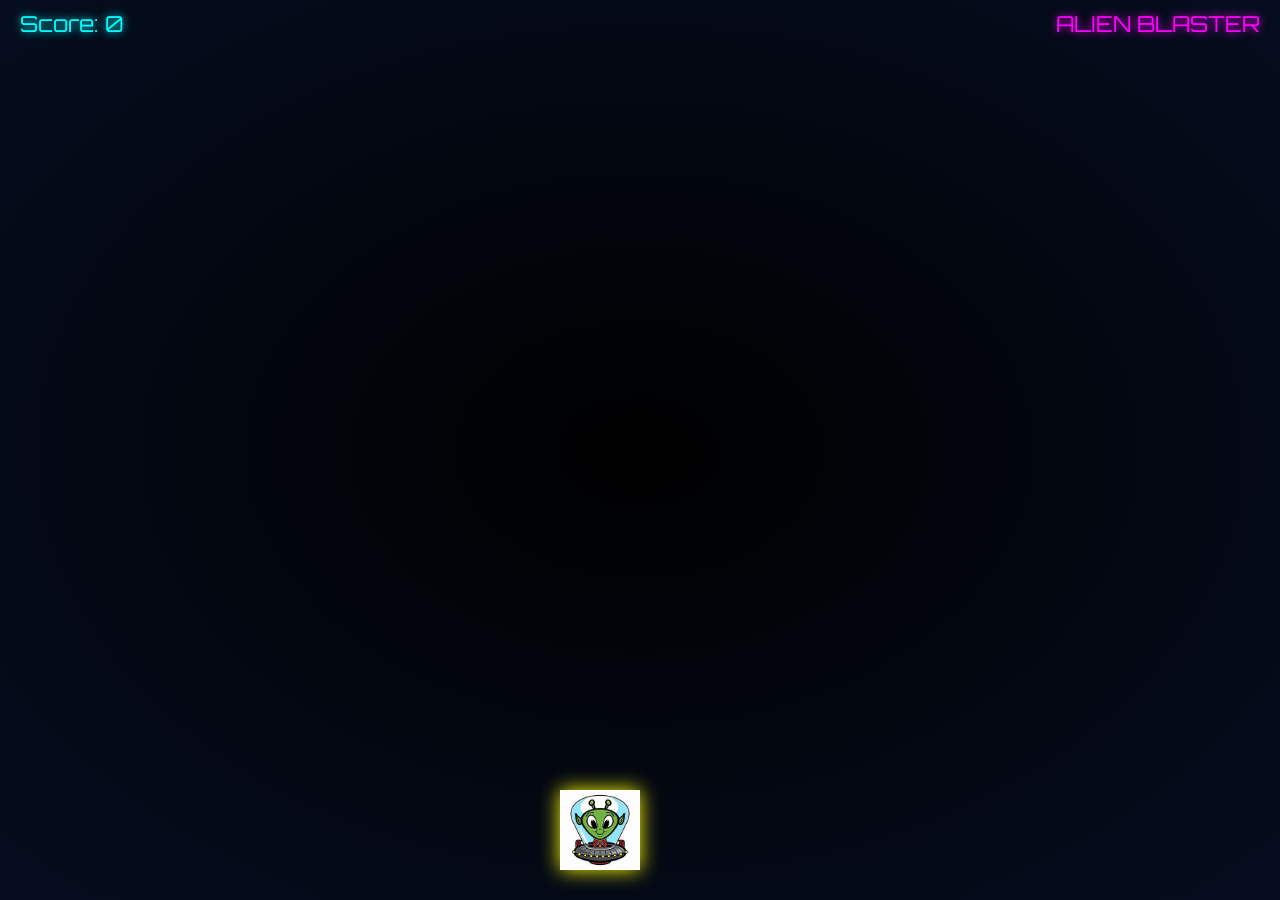
<file: alien/index.html>
<!DOCTYPE html>
<html lang="en">
<head>
  <meta charset="UTF-8" />
  <title>Alien Blaster</title>
  <style>
    * {
      margin: 0;
      padding: 0;
      box-sizing: border-box;
    }

    body {
      background: radial-gradient(ellipse at center, #000 0%, #050d1f 100%);
      font-family: 'Orbitron', sans-serif;
      overflow: hidden;
      color: #fff;
    }

    #gameArea {
      position: relative;
      width: 100vw;
      height: 100vh;
      overflow: hidden;
    }

    #player {
      position: absolute;
      bottom: 30px;
      left: 50%;
      transform: translateX(-50%);
      width: 80px;
      height: 80px;
      background: url('car.jpg.jpg') no-repeat center/cover;
      filter: drop-shadow(0 0 10px yellow);
    }

    .laser {
      position: absolute;
      width: 4px;
      height: 20px;
      background: linear-gradient(to top, red, orange);
      box-shadow: 0 0 8px red;
      border-radius: 2px;
    }

    .alien {
      position: absolute;
      width: 35px;
      height: 35px;
      background: url('https://i.imgur.com/ZkL1MNd.png') no-repeat center/cover;
      filter: drop-shadow(0 0 5px lime);
    }

    .explosion {
      position: absolute;
      width: 40px;
      height: 40px;
      background: url('https://i.imgur.com/Z5sOQ8b.gif') no-repeat center/cover;
      pointer-events: none;
      animation: fadeOut 0.4s ease-out forwards;
    }

    @keyframes fadeOut {
      to {
        opacity: 0;
        transform: scale(1.8);
      }
    }

    #score {
      position: absolute;
      top: 10px;
      left: 20px;
      font-size: 22px;
      color: #0ff;
      text-shadow: 0 0 8px #0ff;
    }

    #title {
      position: absolute;
      top: 10px;
      right: 20px;
      font-size: 22px;
      color: #f0f;
      text-shadow: 0 0 8px #f0f;
    }
  </style>
  <link href="https://fonts.googleapis.com/css2?family=Orbitron:wght@600&display=swap" rel="stylesheet">
</head>
<body>

<div id="gameArea">
  <div id="player"></div>
  <div id="score">Score: 0</div>
  <div id="title">ALIEN BLASTER</div>
</div>

<script>
  const gameArea = document.getElementById('gameArea');
  const player = document.getElementById('player');
  const scoreDisplay = document.getElementById('score');
  let score = 0;

  let playerX = window.innerWidth / 2 - 40;
  player.style.left = playerX + 'px';

  document.addEventListener('keydown', (e) => {
    if (e.key === 'ArrowLeft' && playerX > 0) {
      playerX -= 20;
    } else if (e.key === 'ArrowRight' && playerX < window.innerWidth - 80) {
      playerX += 20;
    } else if (e.key === ' ') {
      fireLaser();
    }
    player.style.left = playerX + 'px';
  });

  document.addEventListener('click', fireLaser);

  function fireLaser() {
    const laser = document.createElement('div');
    laser.classList.add('laser');
    laser.style.left = (playerX + 38) + 'px';
    laser.style.bottom = '90px';
    gameArea.appendChild(laser);

    let interval = setInterval(() => {
      let bottom = parseInt(laser.style.bottom);
      laser.style.bottom = (bottom + 15) + 'px';

      if (bottom > window.innerHeight) {
        clearInterval(interval);
        laser.remove();
      }

      document.querySelectorAll('.alien').forEach(alien => {
        let alienRect = alien.getBoundingClientRect();
        let laserRect = laser.getBoundingClientRect();

        if (
          laserRect.left < alienRect.right &&
          laserRect.right > alienRect.left &&
          laserRect.top < alienRect.bottom &&
          laserRect.bottom > alienRect.top
        ) {
          createExplosion(alien.offsetLeft, alien.offsetTop);
          alien.remove();
          laser.remove();
          clearInterval(interval);
          score++;
          scoreDisplay.textContent = "Score: " + score;
        }
      });
    }, 20);
  }

  function createExplosion(x, y) {
    const boom = document.createElement('div');
    boom.classList.add('explosion');
    boom.style.left = x + 'px';
    boom.style.top = y + 'px';
    gameArea.appendChild(boom);
    setTimeout(() => boom.remove(), 400);
  }

  function spawnAlien() {
    const alien = document.createElement('div');
    alien.classList.add('alien');
    alien.style.left = Math.random() * (window.innerWidth - 35) + 'px';
    alien.style.top = '0px';
    gameArea.appendChild(alien);

    let fallInterval = setInterval(() => {
      let top = parseInt(alien.style.top);
      alien.style.top = (top + 2) + 'px';

      if (top > window.innerHeight) {
        clearInterval(fallInterval);
        alien.remove();
      }
    }, 30);
  }

  setInterval(spawnAlien, 800);
</script>

</body>
</html>
</file>
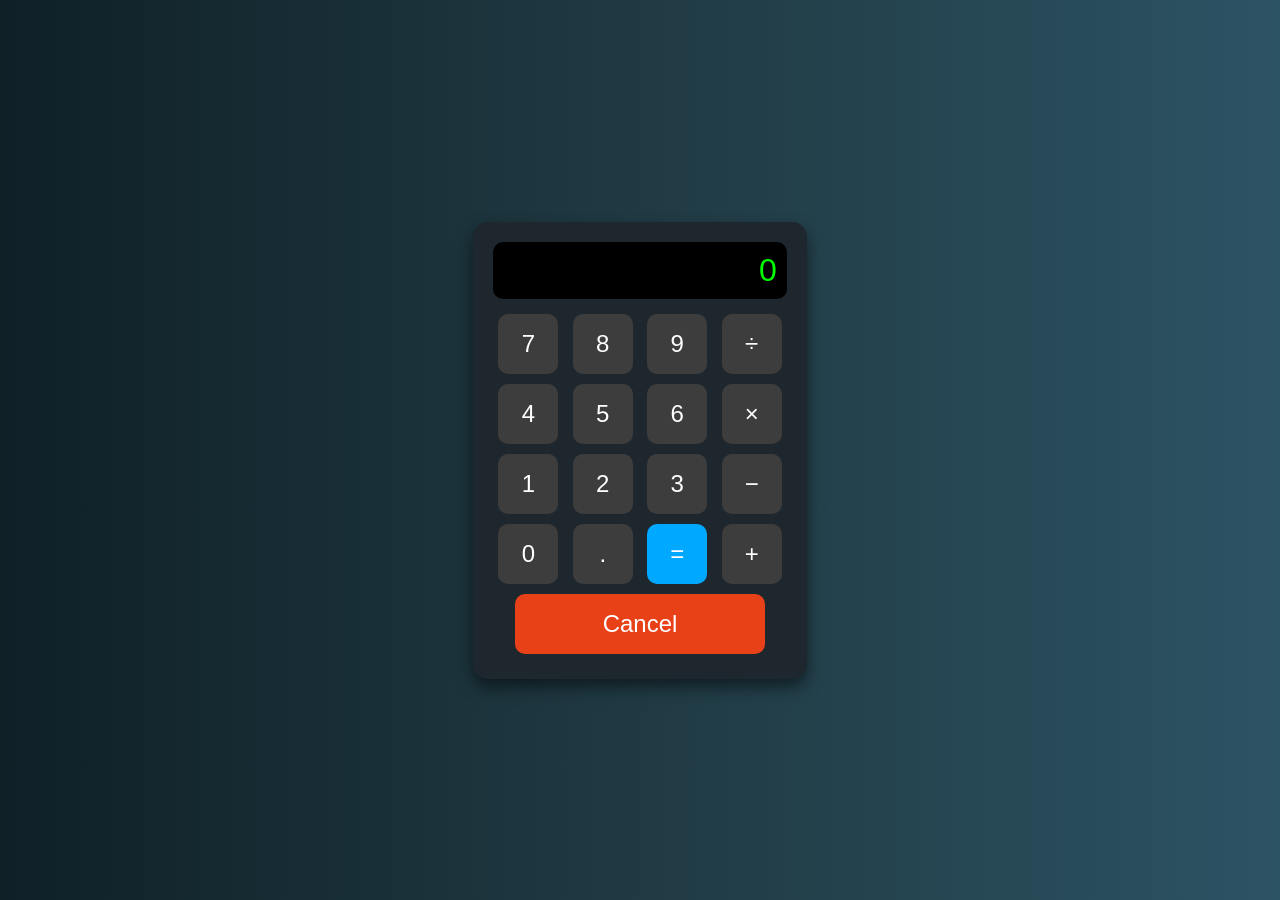
<file: calculator/index.html>
<!DOCTYPE html>
<html lang="en">
<head>
  <meta charset="UTF-8">
  <title>Cool Calculator</title>
  <style>
    body {
      font-family: 'Orbitron', sans-serif;
      background: linear-gradient(to right, #0f2027, #203a43, #2c5364);
      display: flex;
      justify-content: center;
      align-items: center;
      height: 100vh;
      margin: 0;
    }

    .calculator {
      background: #1e272e;
      padding: 20px;
      border-radius: 15px;
      box-shadow: 0 8px 16px rgba(0,0,0,0.5);
      text-align: center;
    }

    .display {
      background: #000;
      color: #0f0;
      font-size: 2em;
      padding: 10px;
      margin-bottom: 10px;
      border-radius: 10px;
      text-align: right;
    }

    .buttons button {
      width: 60px;
      height: 60px;
      margin: 5px;
      font-size: 1.5em;
      border: none;
      border-radius: 10px;
      background-color: #3d3d3d;
      color: white;
      cursor: pointer;
      transition: 0.2s;
    }

    .buttons button:hover {
      background-color: #575757;
    }

    .buttons .equal {
      background-color: #00a8ff;
      color: #fff;
    }

    .buttons .clear {
      background-color: #e84118;
    }
  </style>
</head>
<body>

  <div class="calculator">
    <div class="display" id="display">0</div>
    <div class="buttons">
      <button onclick="append('7')">7</button>
      <button onclick="append('8')">8</button>
      <button onclick="append('9')">9</button>
      <button onclick="append('/')">÷</button><br>

      <button onclick="append('4')">4</button>
      <button onclick="append('5')">5</button>
      <button onclick="append('6')">6</button>
      <button onclick="append('*')">×</button><br>

      <button onclick="append('1')">1</button>
      <button onclick="append('2')">2</button>
      <button onclick="append('3')">3</button>
      <button onclick="append('-')">−</button><br>

      <button onclick="append('0')">0</button>
      <button onclick="append('.')">.</button>
      <button onclick="calculate()" class="equal">=</button>
      <button onclick="append('+')">+</button><br>

      <button onclick="clearDisplay()" class="clear" style="width: 250px;">Cancel</button>
    </div>
  </div>

  <script>
    const display = document.getElementById('display');

    function append(value) {
      if (display.innerText === '0') {
        display.innerText = value;
      } else {
        display.innerText += value;
      }
    }

    function clearDisplay() {
      display.innerText = '0';
    }

    function calculate() {
      try {
        display.innerText = eval(display.innerText);
      } catch (error) {
        display.innerText = 'Error';
      }
    }
  </script>

</body>
</html>
</file>
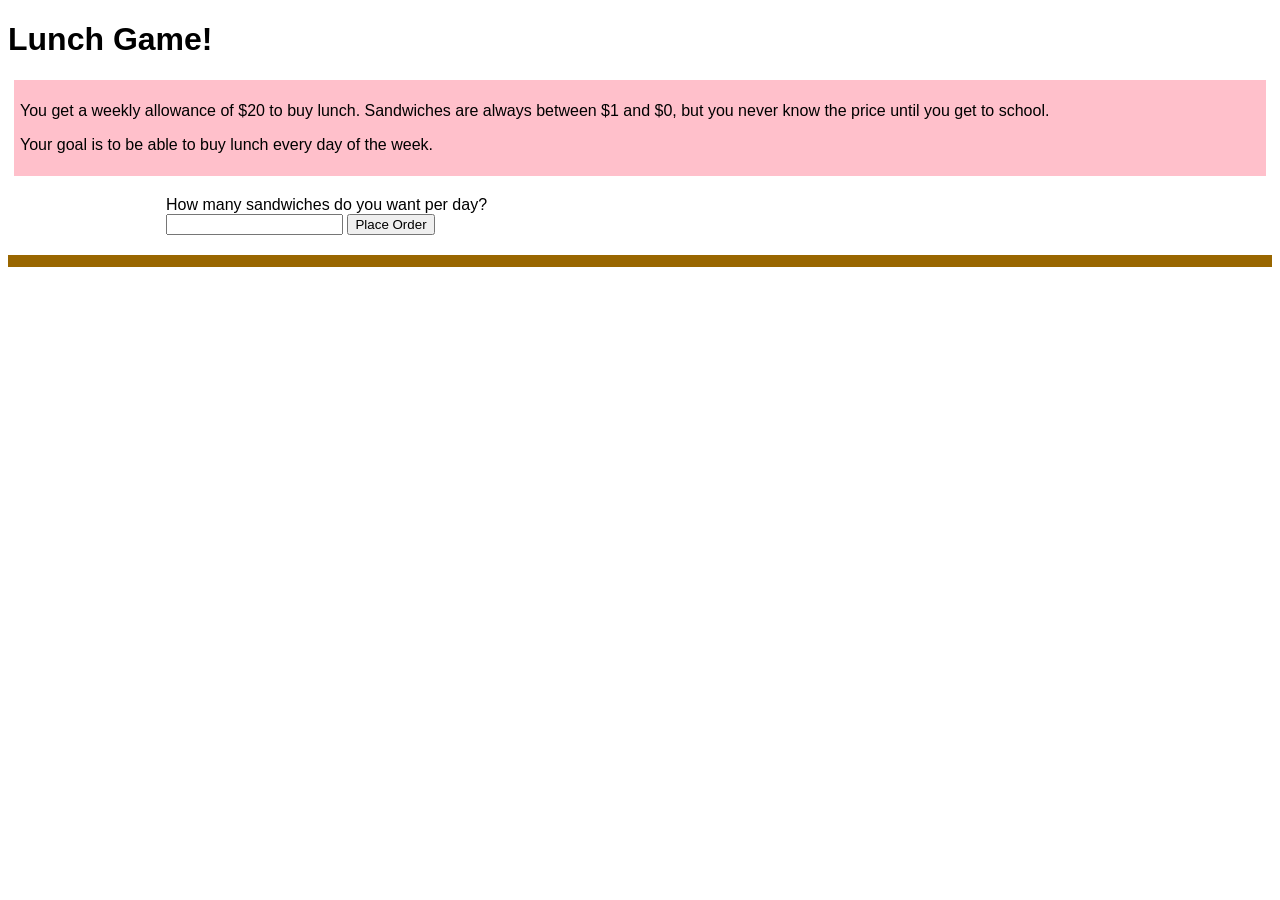
<file: lunch-game/index.html>
<!DOCTYPE html>
<html>

<head>
    <meta charset='utf-8'>
    <meta http-equiv='X-UA-Compatible' content='IE=edge'>
    <title>The Lunch Game</title>
    <meta name='viewport' content='width=device-width, initial-scale=1'>
    <link rel='stylesheet' type='text/css' media='screen' href='chap18.css'>

</head>

<body>
    <h1>Lunch Game!</h1>

    <div id="instructions">
        <p>You get a weekly allowance of $<span id="money"></span> to buy lunch. Sandwiches are always between $1 and
            $0, but you never know the price until you get to school.</p>
        <p>Your goal is to be able to buy lunch every day of the week.</p>
    </div>
    <div id="orderForm">
        <label>How many sandwiches do you want per day?
            <br />
            <input type="number" id="numSandwiches" />
        </label>
        <button type="button" id="placeOrder">Place Order</button>
    </div>
    <div id="receipt"></div>


    <script src='chap18.js'></script>
</body>
</html>
</file>
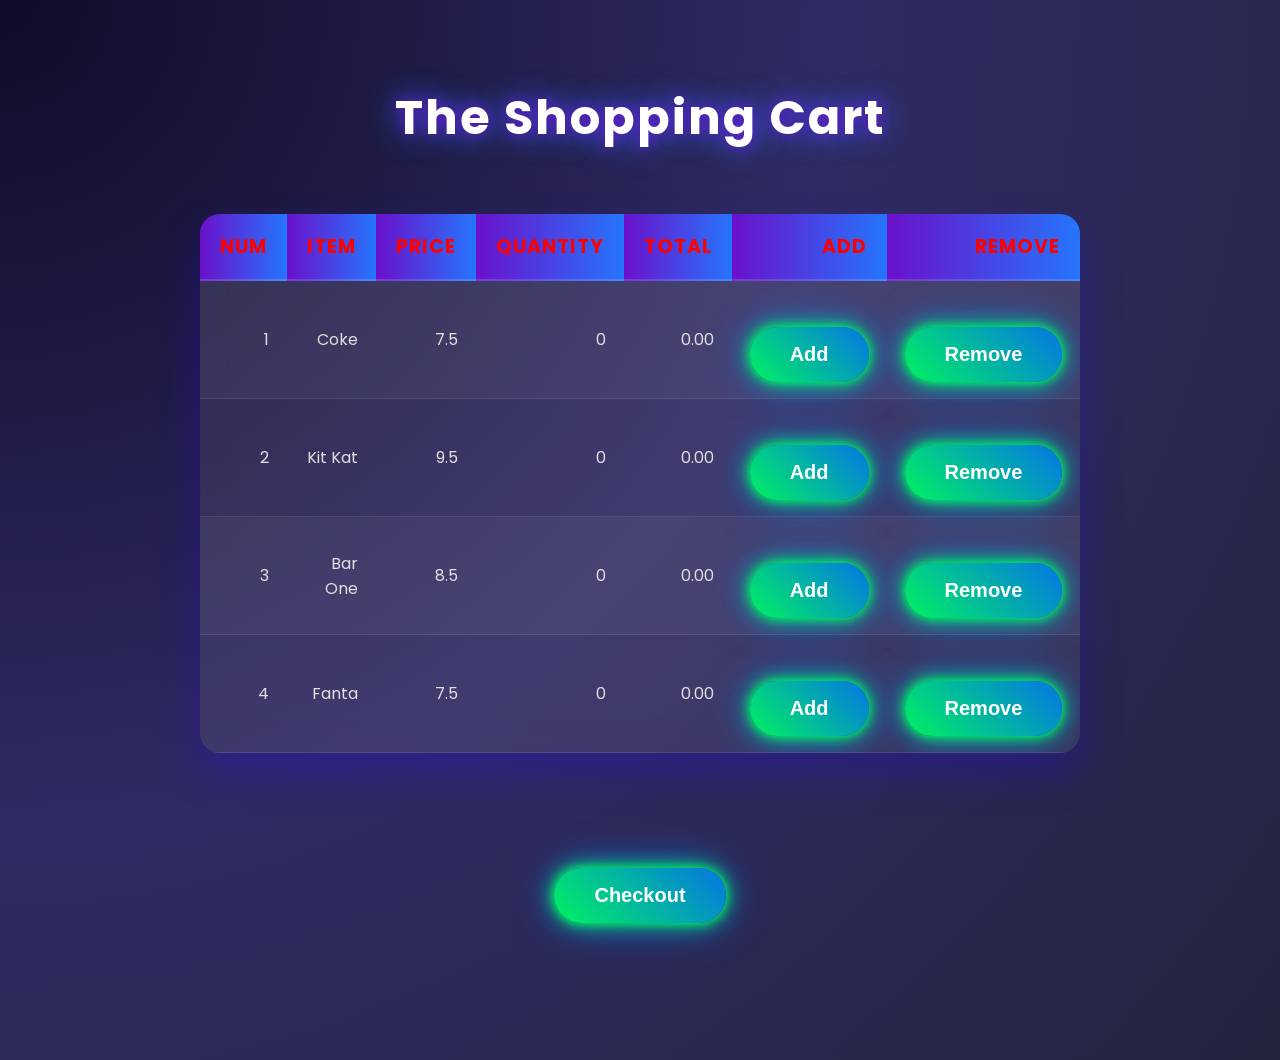
<file: project 3-shopping-cart/index.html>
<!DOCTYPE html>
<html lang="en">
<head>
    <meta charset="UTF-8">
    <meta name="viewport" content="width=device-width, initial-scale=1.0">
    <title>Shopping Cart Project</title>
    <link rel="stylesheet" href="shopstart.css">
</head>
<body>
    <h1>The Shopping Cart</h1>
    <div id="demo"></div>
    <br />
    <button onclick="checkout()">Checkout</button>
    <p id="total"></p>

    <!-- ✅ Corrected filename (must match your actual JS file) -->
    <script src="shopstart.js"></script>
</body>
</html>
</file>
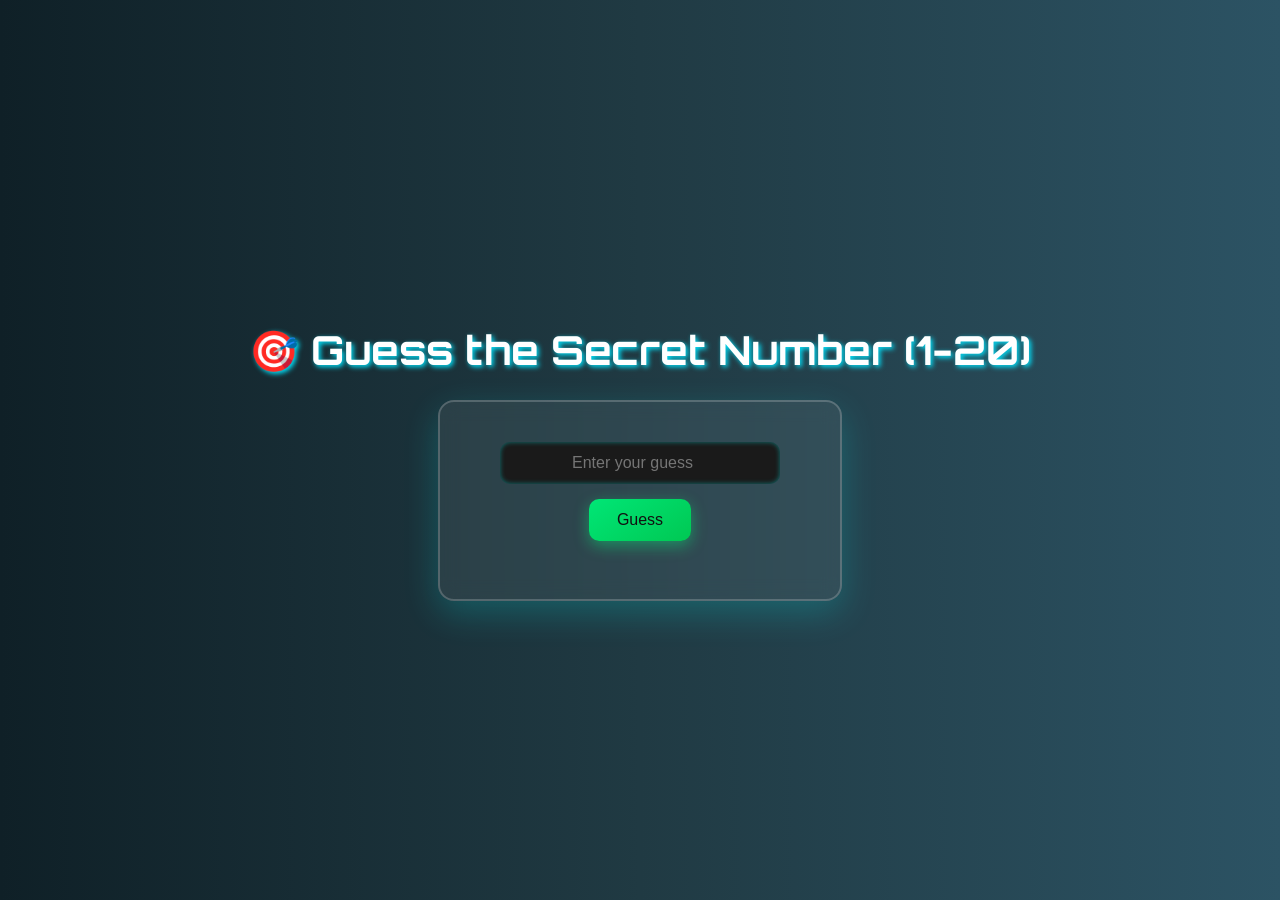
<file: project-2-guessing-game/index.html>
<!DOCTYPE html>
<html lang="en">
<head>
  <meta charset="UTF-8" />
  <meta name="viewport" content="width=device-width, initial-scale=1.0"/>
  <title>Cool Guessing Game</title>
  <link rel="stylesheet" href="style.css">
</head>
<body>

  <h1>🎯 Guess the Secret Number (1-20)</h1>
  <div class="game-box">
    <input type="number" id="guessInput" min="1" max="20" placeholder="Enter your guess" />
    <button onclick="makeGuess()">Guess</button>
    <div id="message"></div>
  </div>

  <script src="main.js"></script>
</body>
</html>
</file>
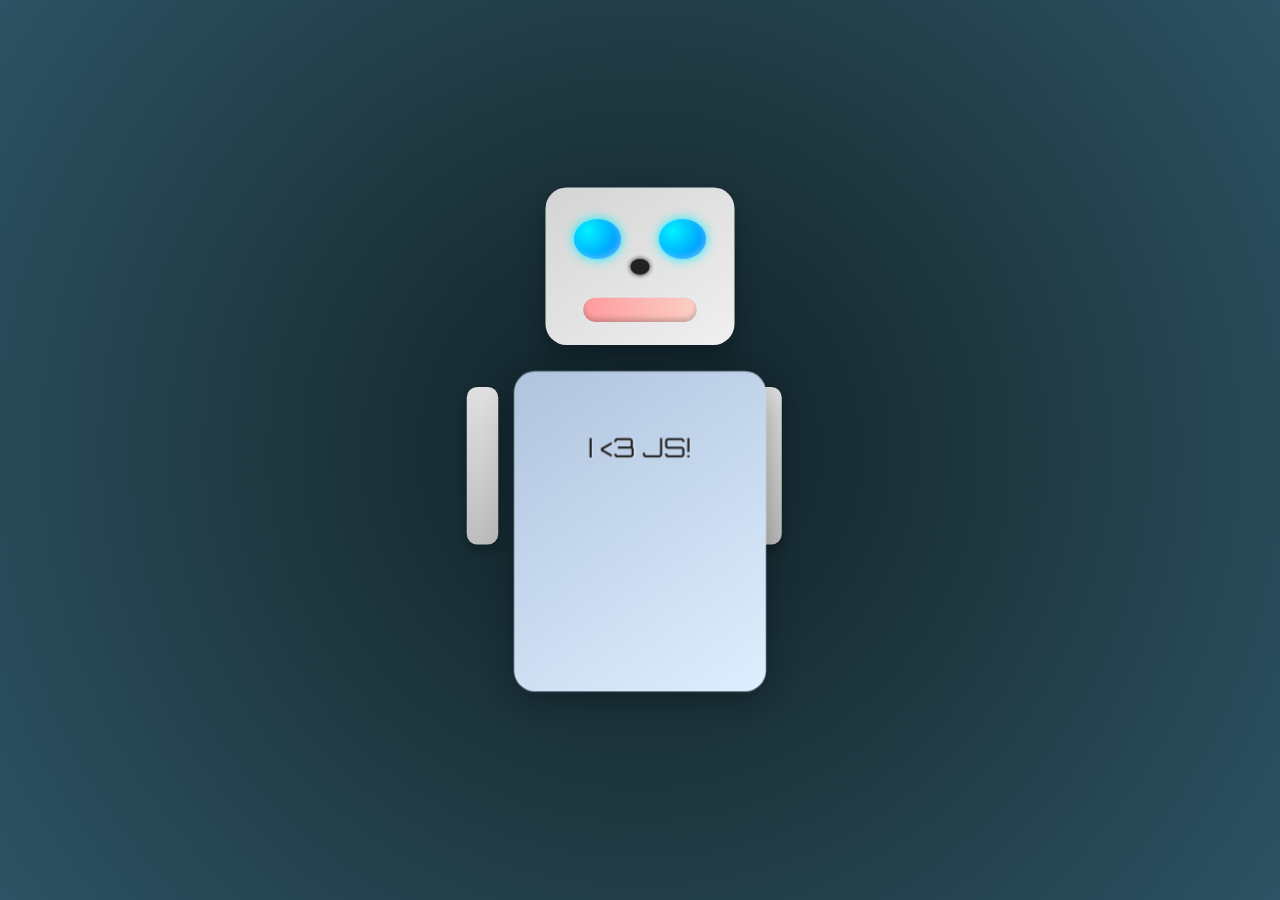
<file: robot/robots.html>
<!DOCTYPE html>
<html>
<head>
  <title>Cool Robot</title>
  <link rel="stylesheet" href="styles.css">
</head>
<body>
  <div id="robot">
    <div id="head">
      <div class="eye" id="righteye"></div>
      <div class="eye" id="lefteye"></div>
      <div id="nose"></div>
      <div id="mouth"></div>
    </div>
    <div class="arm" id="rightarm"></div>
    <div class="arm" id="leftarm"></div>
    <div id="body"><p>I &lt;3 JS!</p></div>
  </div>
</body>
</html>
</file>
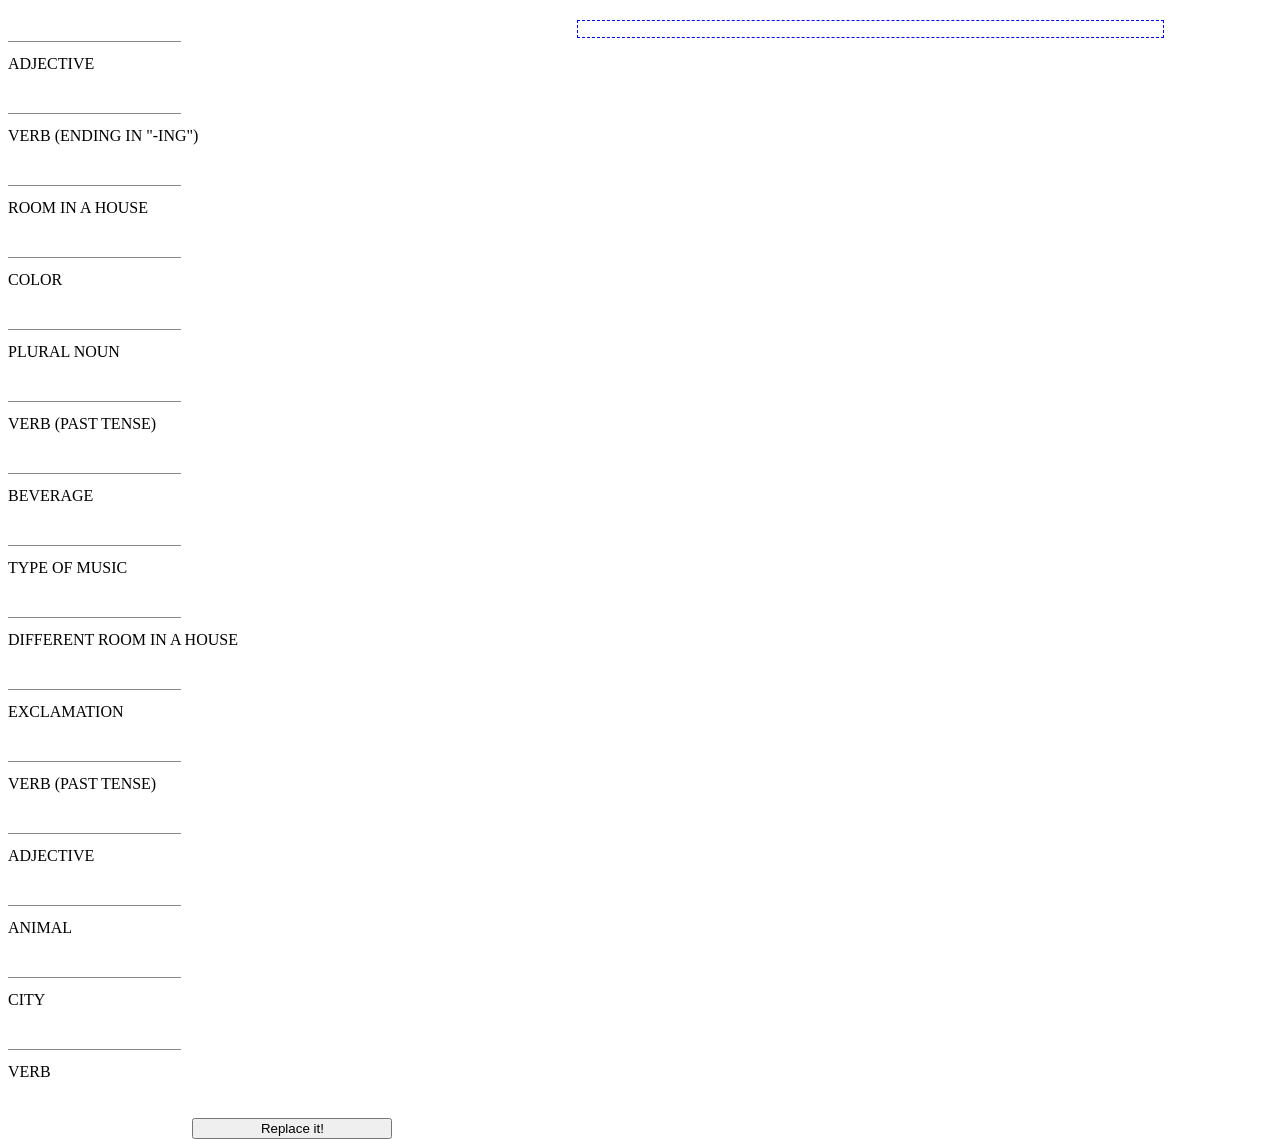
<file: word-game/wordGame.html>
<!DOCTYPE html>
<html lang="en">
<head>
    <meta charset="UTF-8">
    <meta http-equiv="X-UA-Compatible" content="IE=edge">
    <meta name="viewport" content="width=device-width, initial-scale=1.0">
    <title>Document</title>
    <link rel="stylesheet" href="wordGame.css">
</head>
<body>
    <div id="inputWords">
        <ul>
            <li><input type="text" id="adj1" /><br>Adjective</li>
            <li><input type="text" id="verbIng" /><br>Verb (ending in "-ing")</li>
            <li><input type="text" id="roomInHouse" /><br>Room in a house</li>
            <li><input type="text" id="color" /><br>Color</li>
            <li><input type="text" id="nounPlural" /><br>Plural noun</li>
            <li><input type="text" id="pastVerb" /><br>Verb (past tense)</li>
            <li><input type="text" id="beverage" /><br>Beverage</li>
            <li><input type="text" id="musicType" /><br>Type of music</li>  
            <li><input type="text" id="diffRoom" /><br>Different Room in a house</li>
            <li><input type="text" id="exclamation" /><br>Exclamation</li> 
            <li><input type="text" id="pastVerb2" /><br>Verb (past tense)</li>
            <li><input type="text" id="adjDance" /><br>Adjective</li>
            <li><input type="text" id="animal" /><br>Animal</li>
            <li><input type="text" id="city" /><br>City</li>
            <li><input type="text" id="verb" /><br>Verb</li>
        </ul>
    <div id="buttonDiv">
    <button id="replaceButton">Replace it!</button>
    </div>
    </div>
    
    <div id="story"></div>
    <script src="wordGame.js"></script>
</body>
</html>
</file>
<file: lunch-game/chap18.css>
body {
    font-family: sans-serif;
}

#instructions {
    background-color: pink;
    padding: 6px;
    margin: 6px;
}

#orderForm {
    width: 75%;
    margin: 20px auto;
}

#receipt {
    background-color: #996600;
    color: yellow;
    padding: 6px;
}
</file>
<file: project 3-shopping-cart/shopstart.css>
@import url('https://fonts.googleapis.com/css2?family=Poppins:wght@400;600&display=swap');

body {
  font-family: 'Poppins', sans-serif;
  background: radial-gradient(circle at top left, #0f0c29, #302b63, #24243e);
  color: #fff;
  margin: 0;
  padding: 50px 20px;
  text-align: center;
  min-height: 100vh;
  display: flex;
  flex-direction: column;
  align-items: center;
  justify-content: flex-start;
  gap: 30px;
}

/* Heading */
h1 {
  font-size: 3rem;
  margin-bottom: 30px;
  letter-spacing: 2px;
  text-shadow: 0 0 15px #6a11cb, 0 0 30px #2575fc;
  animation: glowPulse 3s ease-in-out infinite;
}

/* Glow pulse animation */
@keyframes glowPulse {
  0%, 100% {
    text-shadow: 0 0 15px #6a11cb, 0 0 30px #2575fc;
  }
  50% {
    text-shadow: 0 0 25px #9f6fff, 0 0 50px #65a7ff;
  }
}

/* Glassmorphic table */
table {
  width: 90%;
  max-width: 900px;
  margin: 0 auto;
  border-collapse: separate;
  border-spacing: 0;
  background: rgba(255, 255, 255, 0.08);
  border-radius: 20px;
  box-shadow: 0 20px 40px rgba(38, 0, 255, 0.25);
  backdrop-filter: blur(15px);
  -webkit-backdrop-filter: blur(15px);
  overflow: hidden;
  transition: box-shadow 0.4s ease;
  cursor: default;
}
table:hover {
  box-shadow: 0 30px 60px rgba(38, 0, 255, 0.6);
}

th {
  background: linear-gradient(90deg, #6a11cb, #2575fc);
  color: #fff;
  font-size: 19px;
  padding: 18px 20px;
  text-transform: uppercase;
  letter-spacing: 1px;
  user-select: none;
  border-bottom: 2px solid rgba(255, 255, 255, 0.15);
}

td {
  padding: 16px 18px;
  border-bottom: 1px solid rgba(255, 255, 255, 0.1);
  color: #e0e0e0;
  font-size: 16px;
  transition: background-color 0.25s ease;
}

tr:nth-child(even) td {
  background-color: rgba(255, 255, 255, 0.04);
}

tr:hover td {
  background-color: rgba(38, 0, 255, 0.15);
}

/* Checkout button */
button {
  margin-top: 30px;
  padding: 16px 40px;
  font-size: 20px;
  font-weight: 700;
  background: linear-gradient(45deg, #00f260, #0575e6);
  color: #fff;
  border: none;
  border-radius: 50px;
  box-shadow:
    0 0 10px #00f260,
    0 0 20px #00f260,
    0 0 40px #0575e6;
  cursor: pointer;
  transition: 
    transform 0.3s ease,
    box-shadow 0.3s ease;
  user-select: none;
}

button:hover {
  transform: scale(1.1);
  box-shadow:
    0 0 20px #00ff88,
    0 0 45px #00ff88,
    0 0 70px #0575e6;
}

/* Total price */
#total {
  font-size: 2rem;
  margin-top: 25px;
  color: #ffeb3b;
  text-shadow:
    0 0 5px #ffeb3b,
    0 0 15px #ffeb3b,
    0 0 30px #ff6f00;
  font-weight: 700;
  user-select: none;
}
</file>
<file: project-2-guessing-game/style.css>
@import url('https://fonts.googleapis.com/css2?family=Orbitron:wght@600&display=swap');

body {
  background: linear-gradient(to right, #0f2027, #203a43, #2c5364);
  font-family: 'Orbitron', sans-serif;
  color: #fff;
  display: flex;
  flex-direction: column;
  align-items: center;
  justify-content: center;
  height: 100vh;
  margin: 0;
  overflow: hidden;
}

h1 {
  font-size: 2.5rem;
  margin-bottom: 25px;
  text-shadow: 2px 2px 5px #00e5ff;
}

/* Game container with glassmorphism effect */
.game-box {
  background: rgba(255, 255, 255, 0.07);
  backdrop-filter: blur(10px);
  -webkit-backdrop-filter: blur(10px);
  border: 2px solid rgba(255, 255, 255, 0.2);
  padding: 40px;
  border-radius: 16px;
  text-align: center;
  box-shadow: 0 12px 35px rgba(0, 255, 255, 0.2);
  width: 320px;
  animation: float 3s ease-in-out infinite alternate;
}

/* Animated floating effect */
@keyframes float {
  from {
    transform: translateY(0px);
  }
  to {
    transform: translateY(-10px);
  }
}

input[type="number"] {
  width: 80%;
  padding: 12px;
  font-size: 16px;
  border-radius: 10px;
  border: none;
  text-align: center;
  margin-bottom: 15px;
  background-color: #1a1a1a;
  color: #00e5ff;
  box-shadow: inset 0 0 5px rgba(0,255,255,0.4);
  outline: none;
}

button {
  background: linear-gradient(145deg, #00e676, #00c853);
  color: #111;
  border: none;
  border-radius: 10px;
  padding: 12px 28px;
  font-size: 16px;
  cursor: pointer;
  transition: transform 0.2s ease, box-shadow 0.2s ease;
  box-shadow: 0 5px 15px rgba(0, 255, 128, 0.4);
}

button:hover {
  transform: scale(1.05);
  box-shadow: 0 8px 25px rgba(0, 255, 128, 0.6);
}

#message {
  margin-top: 18px;
  font-size: 1.2rem;
  color: #ffeb3b;
  text-shadow: 1px 1px 3px #000;
}
</file>
<file: robot/styles.css>
@import url('https://fonts.googleapis.com/css2?family=Orbitron:wght@600&display=swap');

body {
  font-family: 'Orbitron', sans-serif;
  background: radial-gradient(circle at center, #0f2027, #203a43, #2c5364);
  margin: 0;
  padding: 0;
  height: 100vh;
  display: flex;
  align-items: center;
  justify-content: center;
  overflow: hidden;
  color: #fff;
}

/* Robot Container */
#robot {
  position: relative;
  width: 300px;
  height: 500px;
  transform: scale(1.05);
  animation: float 4s ease-in-out infinite;
}

/* Head */
#head {
  width: 60%;
  height: 30%;
  border-radius: 20px;
  background: linear-gradient(145deg, #d4d4d4, #f0f0f0);
  box-shadow: 0 8px 20px rgba(0,0,0,0.3);
  position: absolute;
  left: 20%;
  top: 0;
}

/* Eyes */
.eye {
  background: radial-gradient(circle at 30% 30%, #00f2ff, #007bff);
  width: 25%;
  height: 25%;
  border-radius: 50%;
  position: absolute;
  box-shadow: 0 0 10px #00f2ff, inset -2px -2px 5px rgba(255,255,255,0.3);
  transition: transform 0.3s ease, box-shadow 0.3s ease;
}

.eye:hover {
  transform: scale(1.2) rotate(8deg);
  box-shadow: 0 0 20px #00f2ff;
}

#righteye {
  left: 15%;
  top: 20%;
}

#lefteye {
  left: 60%;
  top: 20%;
}

/* Mouth */
#mouth {
  position: absolute;
  width: 60%;
  height: 15%;
  left: 20%;
  top: 70%;
  background: linear-gradient(to right, #ff9a9e, #fad0c4);
  border-radius: 20px;
  box-shadow: inset 0 -3px 5px rgba(0,0,0,0.2);
}

/* Nose */
#nose {
  position: absolute;
  left: 45%;
  top: 45%;
  width: 10%;
  height: 10%;
  background-color: #222;
  border-radius: 50%;
  box-shadow: 0 0 5px #000;
}

/* Body */
#body {
  position: absolute;
  left: 10%;
  top: 35%;
  width: 80%;
  height: 55%;
  background: linear-gradient(145deg, #b0c4de, #dfefff);
  text-align: center;
  padding-top: 30px;
  border-radius: 20px;
  box-shadow: 0 10px 30px rgba(0,0,0,0.3);
  backdrop-filter: blur(4px);
}

#body p {
  font-size: 1.6em;
  color: #222;
  text-shadow: 1px 1px 1px rgba(255, 255, 255, 0.3);
}

/* Arms */
.arm {
  background: linear-gradient(to bottom, #e0e0e0, #bdbdbd);
  position: absolute;
  top: 38%;
  width: 10%;
  height: 30%;
  border-radius: 10px;
  box-shadow: 0 5px 10px rgba(0,0,0,0.3);
  transition: transform 0.3s ease;
}

.arm:hover {
  transform: rotate(8deg);
}

#rightarm {
  left: 85%;
}

#leftarm {
  left: -5%;
}

/* Floating animation */
@keyframes float {
  0%   { transform: translateY(0px) scale(1.05); }
  50%  { transform: translateY(-8px) scale(1.05); }
  100% { transform: translateY(0px) scale(1.05); }
}
</file>
<file: word-game/wordGame.css>
body {
    font-family: "Comic Sans MS";
}
#inputWords {
    float:left;
    width: 45%;
}
ul {
    list-style-type: none;
    padding: 0px;
    margin: 0px;
}
li {
    line-height: 2em;
    text-transform: uppercase;
    margin-top: 8px;
}
input[type=text] {
    border-width: 0 0 1px 0;
    border-color: #333;
}
#buttonDiv {
    text-align: center;
}
#replaceButton {
    margin-top: 30px;
    width: 200px;
}
#story {
    margin-top: 12px;
    width: 45%;
    border: 1px dashed blue;
    padding: 8px;
    float: left;
}
.replacement {
    text-decoration: underline;
    text-transform: uppercase;
}
</file>
